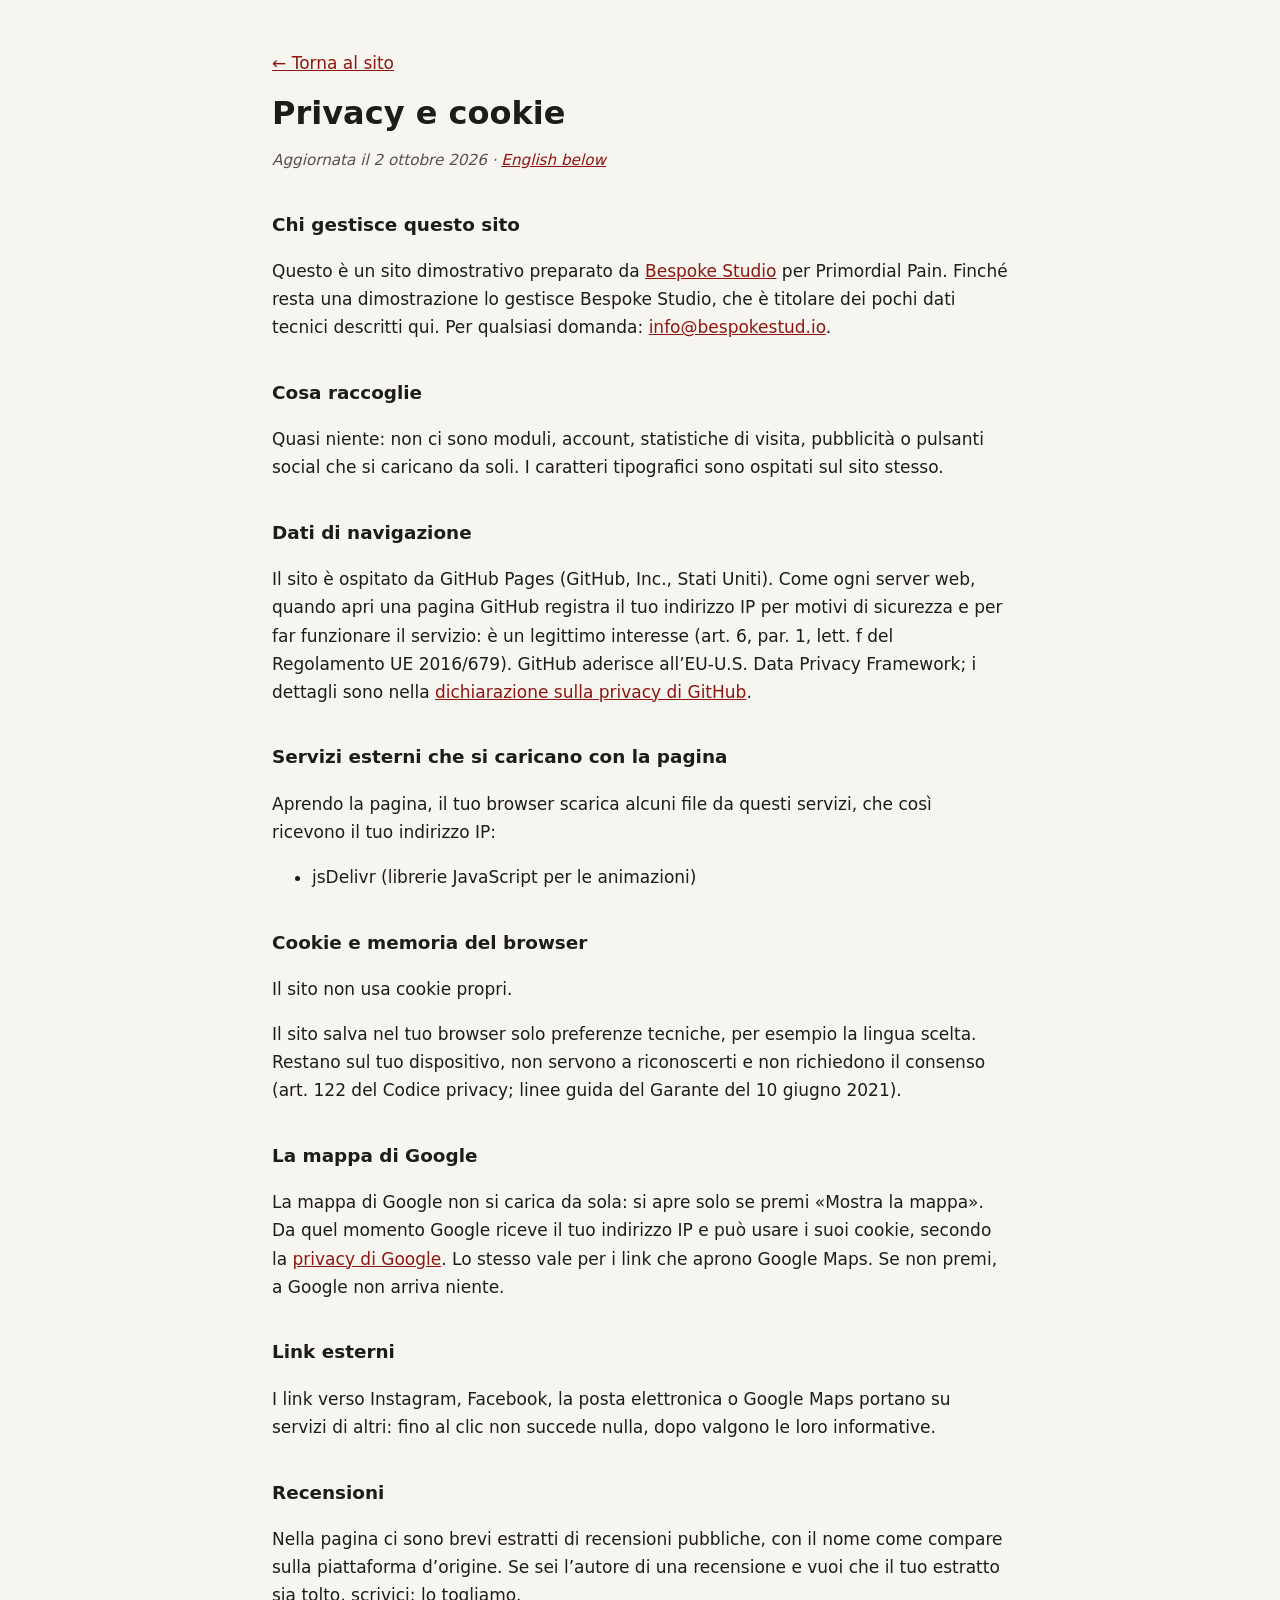
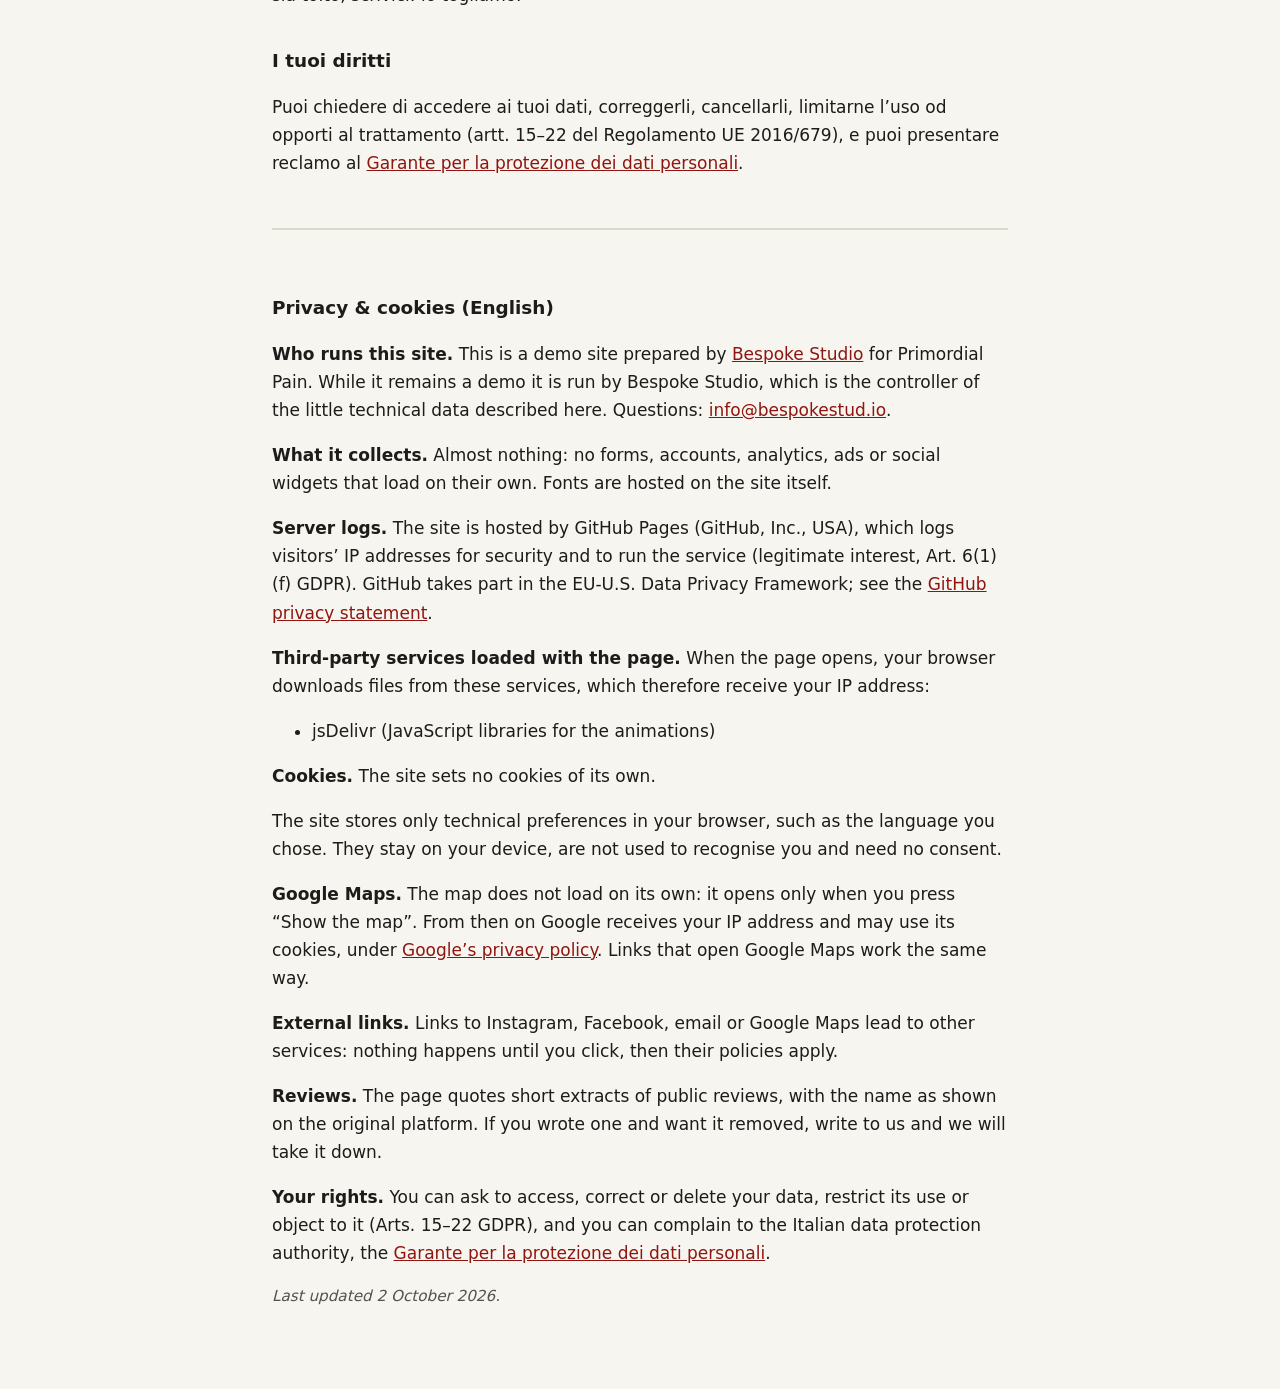
<file: privacy.html>
<!DOCTYPE html>
<html lang="it">
<head>
  <meta charset="UTF-8">
  <meta name="viewport" content="width=device-width, initial-scale=1.0">
  <meta name="robots" content="noindex">
  <title>Privacy e cookie · Primordial Pain</title>
  <meta name="description" content="Informativa privacy e cookie del sito Primordial Pain.">
  <style>
    body { margin: 0; background: #f7f5f0; color: #1d1c1a; font: 17px/1.65 system-ui, -apple-system, "Segoe UI", Roboto, sans-serif; }
    main { max-width: 46rem; margin: 0 auto; padding: 32px 20px 64px; }
    h1 { font-size: 2rem; line-height: 1.2; margin: 0.4em 0 0.2em; }
    h2 { font-size: 1.15rem; margin: 2em 0 0.4em; }
    a { color: #8f1610; }
    .data { color: #55524c; font-style: italic; font-size: 0.95rem; }
    .en { margin-top: 3em; padding-top: 1.5em; border-top: 2px solid #ddd8cc; }
  </style>
</head>
<body>
<main>
  <p><a href="index.html">← Torna al sito</a></p>
  <h1>Privacy e cookie</h1>
  <p class="data">Aggiornata il 2 ottobre 2026 · <a href="#english" lang="en">English below</a></p>
  <h2>Chi gestisce questo sito</h2>
  <p>Questo è un sito dimostrativo preparato da <a href="https://bespokestud.io" rel="noopener">Bespoke Studio</a> per Primordial Pain. Finché resta una dimostrazione lo gestisce Bespoke Studio, che è titolare dei pochi dati tecnici descritti qui. Per qualsiasi domanda: <a href="mailto:info@bespokestud.io">info@bespokestud.io</a>.</p>
  <h2>Cosa raccoglie</h2>
  <p>Quasi niente: non ci sono moduli, account, statistiche di visita, pubblicità o pulsanti social che si caricano da soli. I caratteri tipografici sono ospitati sul sito stesso.</p>
  <h2>Dati di navigazione</h2>
  <p>Il sito è ospitato da GitHub Pages (GitHub, Inc., Stati Uniti). Come ogni server web, quando apri una pagina GitHub registra il tuo indirizzo IP per motivi di sicurezza e per far funzionare il servizio: è un legittimo interesse (art. 6, par. 1, lett. f del Regolamento UE 2016/679). GitHub aderisce all’EU-U.S. Data Privacy Framework; i dettagli sono nella <a href="https://docs.github.com/site-policy/privacy-policies/github-general-privacy-statement" rel="noopener">dichiarazione sulla privacy di GitHub</a>.</p>
  <h2>Servizi esterni che si caricano con la pagina</h2>
  <p>Aprendo la pagina, il tuo browser scarica alcuni file da questi servizi, che così ricevono il tuo indirizzo IP:</p>
  <ul><li>jsDelivr (librerie JavaScript per le animazioni)</li></ul>
  <h2>Cookie e memoria del browser</h2>
  <p>Il sito non usa cookie propri.</p>
  <p>Il sito salva nel tuo browser solo preferenze tecniche, per esempio la lingua scelta. Restano sul tuo dispositivo, non servono a riconoscerti e non richiedono il consenso (art. 122 del Codice privacy; linee guida del Garante del 10 giugno 2021).</p>
  <h2>La mappa di Google</h2>
  <p>La mappa di Google non si carica da sola: si apre solo se premi «Mostra la mappa». Da quel momento Google riceve il tuo indirizzo IP e può usare i suoi cookie, secondo la <a href="https://policies.google.com/privacy?hl=it" rel="noopener">privacy di Google</a>. Lo stesso vale per i link che aprono Google Maps. Se non premi, a Google non arriva niente.</p>
  <h2>Link esterni</h2>
  <p>I link verso Instagram, Facebook, la posta elettronica o Google Maps portano su servizi di altri: fino al clic non succede nulla, dopo valgono le loro informative.</p>
  <h2>Recensioni</h2>
  <p>Nella pagina ci sono brevi estratti di recensioni pubbliche, con il nome come compare sulla piattaforma d’origine. Se sei l’autore di una recensione e vuoi che il tuo estratto sia tolto, scrivici: lo togliamo.</p>
  <h2>I tuoi diritti</h2>
  <p>Puoi chiedere di accedere ai tuoi dati, correggerli, cancellarli, limitarne l’uso od opporti al trattamento (artt. 15–22 del Regolamento UE 2016/679), e puoi presentare reclamo al <a href="https://www.garanteprivacy.it" rel="noopener">Garante per la protezione dei dati personali</a>.</p>
  <div class="en" id="english" lang="en">
    <h2>Privacy &amp; cookies (English)</h2>
    <p><strong>Who runs this site.</strong> This is a demo site prepared by <a href="https://bespokestud.io" rel="noopener">Bespoke Studio</a> for Primordial Pain. While it remains a demo it is run by Bespoke Studio, which is the controller of the little technical data described here. Questions: <a href="mailto:info@bespokestud.io">info@bespokestud.io</a>.</p>
    <p><strong>What it collects.</strong> Almost nothing: no forms, accounts, analytics, ads or social widgets that load on their own. Fonts are hosted on the site itself.</p>
    <p><strong>Server logs.</strong> The site is hosted by GitHub Pages (GitHub, Inc., USA), which logs visitors’ IP addresses for security and to run the service (legitimate interest, Art. 6(1)(f) GDPR). GitHub takes part in the EU-U.S. Data Privacy Framework; see the <a href="https://docs.github.com/site-policy/privacy-policies/github-general-privacy-statement" rel="noopener">GitHub privacy statement</a>.</p>
    <p><strong>Third-party services loaded with the page.</strong> When the page opens, your browser downloads files from these services, which therefore receive your IP address:</p><ul><li>jsDelivr (JavaScript libraries for the animations)</li></ul>
    <p><strong>Cookies.</strong> The site sets no cookies of its own.</p>
    <p>The site stores only technical preferences in your browser, such as the language you chose. They stay on your device, are not used to recognise you and need no consent.</p>
    <p><strong>Google Maps.</strong> The map does not load on its own: it opens only when you press “Show the map”. From then on Google receives your IP address and may use its cookies, under <a href="https://policies.google.com/privacy?hl=en" rel="noopener">Google’s privacy policy</a>. Links that open Google Maps work the same way.</p>
    <p><strong>External links.</strong> Links to Instagram, Facebook, email or Google Maps lead to other services: nothing happens until you click, then their policies apply.</p>
    <p><strong>Reviews.</strong> The page quotes short extracts of public reviews, with the name as shown on the original platform. If you wrote one and want it removed, write to us and we will take it down.</p>
    <p><strong>Your rights.</strong> You can ask to access, correct or delete your data, restrict its use or object to it (Arts. 15–22 GDPR), and you can complain to the Italian data protection authority, the <a href="https://www.garanteprivacy.it" rel="noopener">Garante per la protezione dei dati personali</a>.</p>
    <p class="data">Last updated 2 October 2026.</p>
  </div>
</main>
</body>
</html>
</file>
